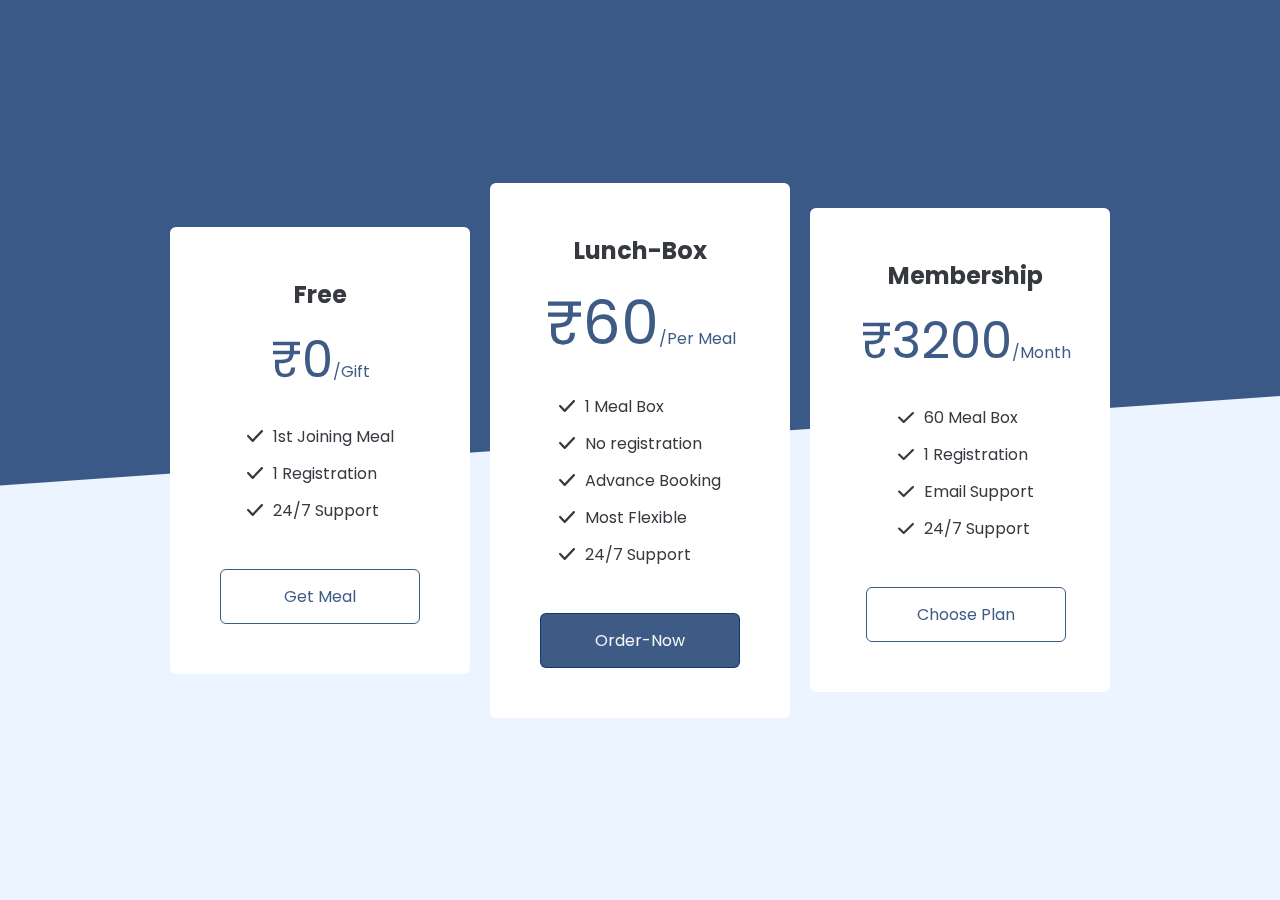
<file: card.html>
<!DOCTYPE html>
<html lang="en">
  <head>
    <meta charset="UTF-8" />
    <meta http-equiv="X-UA-Compatible" content="IE=edge" />
    <meta name="viewport" content="width=device-width, initial-scale=1.0" />
    <title>Card 2</title>
    <link rel="stylesheet" href="css/styles.css" />
    <link rel="preconnect" href="https://fonts.googleapis.com" />
    <link rel="preconnect" href="https://fonts.gstatic.com" crossorigin />
    <link
      href="https://fonts.googleapis.com/css2?family=Poppins:wght@300;400;500&display=swap"
      rel="stylesheet"
    />
  </head>
  <body>
    <div class="background"></div>
    <article class="card">
      <h2>Free</h2>
      <var><abbr>₹</abbr>0<small>/Gift</small></var>
      <ul>
        <li>
          <img src="assets/check.svg" />
          <p>1st Joining Meal</p>
        </li>
        <li>
          <img src="assets/check.svg" />
          <p>1 Registration</p>
        </li>
        <li>
          <img src="assets/check.svg" />
          <p>24/7 Support</p>
        </li>
      </ul>
      <button>Get Meal</button>
    </article>
    <article class="card primary">
      <h2>Lunch-Box</h2>
      <var><abbr>₹</abbr>60<small>/Per Meal</small></var>
      <ul>
        <li>
          <img src="assets/check.svg" />
          <p>1 Meal Box</p>
        </li>
        <li>
          <img src="assets/check.svg" />
          <p>No registration</p>
        </li>
        <li>
          <img src="assets/check.svg" />
          <p>Advance Booking</p>
        </li>
        <li>
          <img src="assets/check.svg" />
          <p>Most Flexible</p>
        </li>
        <li>
          <img src="assets/check.svg" />
          <p>24/7 Support</p>
        </li>
      </ul>
      <button class="primary">Order-Now</button>
    </article>
    <article class="card">
      <h2>Membership</h2>
      <var><abbr>₹</abbr>3200<small>/Month</small></var>
      <ul>
        <li>
          <img src="assets/check.svg" />
          <p>60 Meal Box</p>
        </li>
        <li>
          <img src="assets/check.svg" />
          <p>1 Registration</p>
        </li>
        <li>
          <img src="assets/check.svg" />
          <p>Email Support</p>
        </li>
        <li>
          <img src="assets/check.svg" />
          <p>24/7 Support</p>
        </li>
      </ul>
      <button>Choose Plan</button>
    </article>
  </body>
</html>
</file>
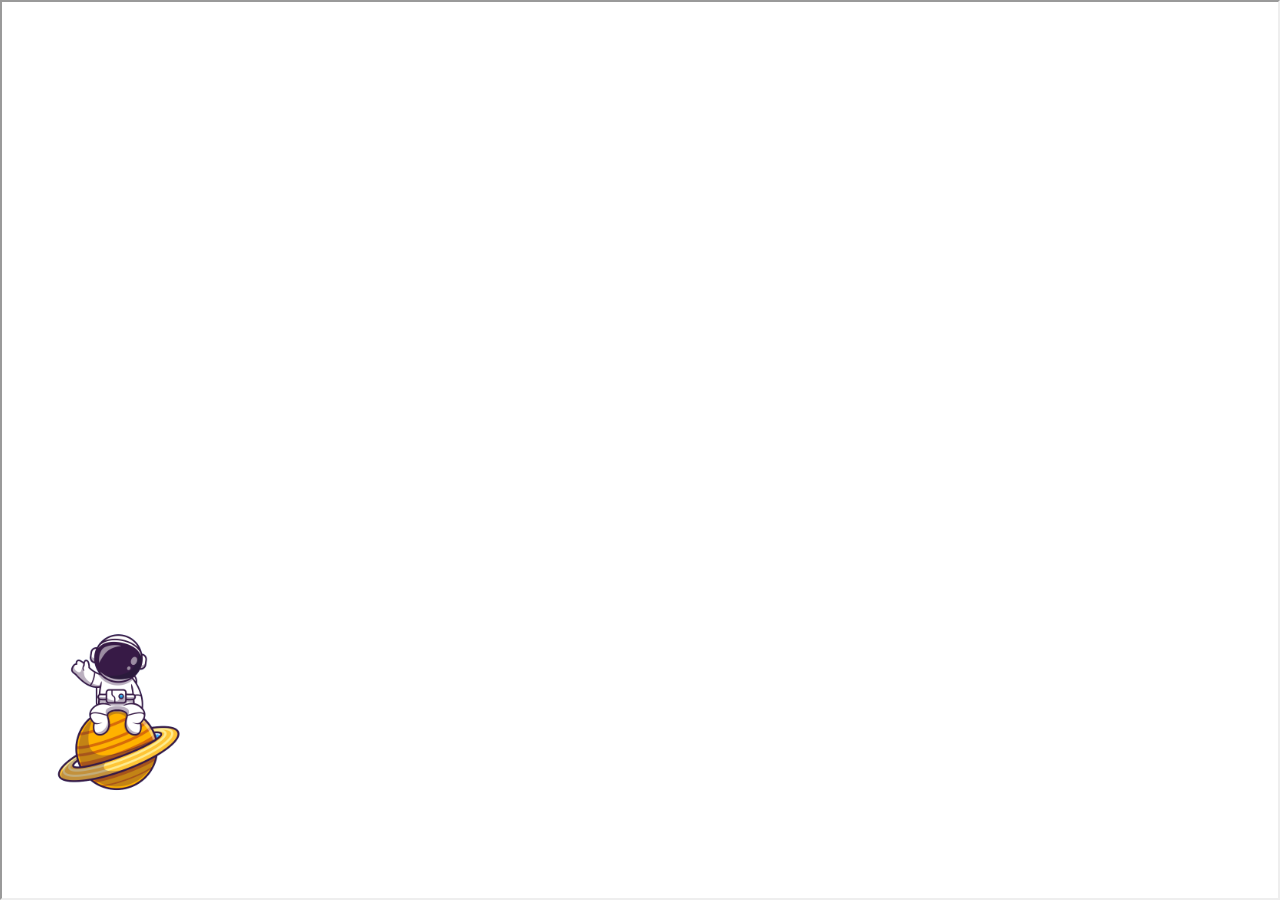
<file: customer.html>
<!DOCTYPE html>
<html lang="en">
<head>
    <meta charset="UTF-8">
    <meta name="viewport" content="width=device-width, initial-scale=1.0">
    <title>Customer-Map</title>
    <style>
   *{
    margin: 0;
    padding: 0;
    box-sizing: border-box;
   }
.map{
    width: 100vw;
    height: 100vh;
    /* border: 1px solid black;
    border-radius: 16px;
    box-shadow: 2px 2px 5px black;*/
    object-fit: fill;
    z-index: -1;
    position: absolute;
  
}
.img{
    position: absolute;
    z-index: 1;
    width: 15%;
    bottom: 10%;
    left: 1.5%;
  transition: 1s ease-in-out;
  animation: hithere 2s ease infinite;
}

@keyframes hithere {
  30% { transform: scale(1.2); }
  40%, 60% { transform: rotate(-20deg) scale(1.2); }
  50% { transform: rotate(20deg) scale(1.2); }
  70% { transform: rotate(0deg) scale(1.2); }
  100% { transform: scale(1); }
}
    


    </style>
</head>
<body>
    <iframe src="https://www.google.com/maps/d/u/0/embed?mid=1VItJzPqqFJB8kz5xkL4KV4Ccfq1hiME&ehbc=2E312F" class="map"></iframe>
    <img src="assets/astronaut-removebg-preview.png" class="img">
</body>
</html>
</file>
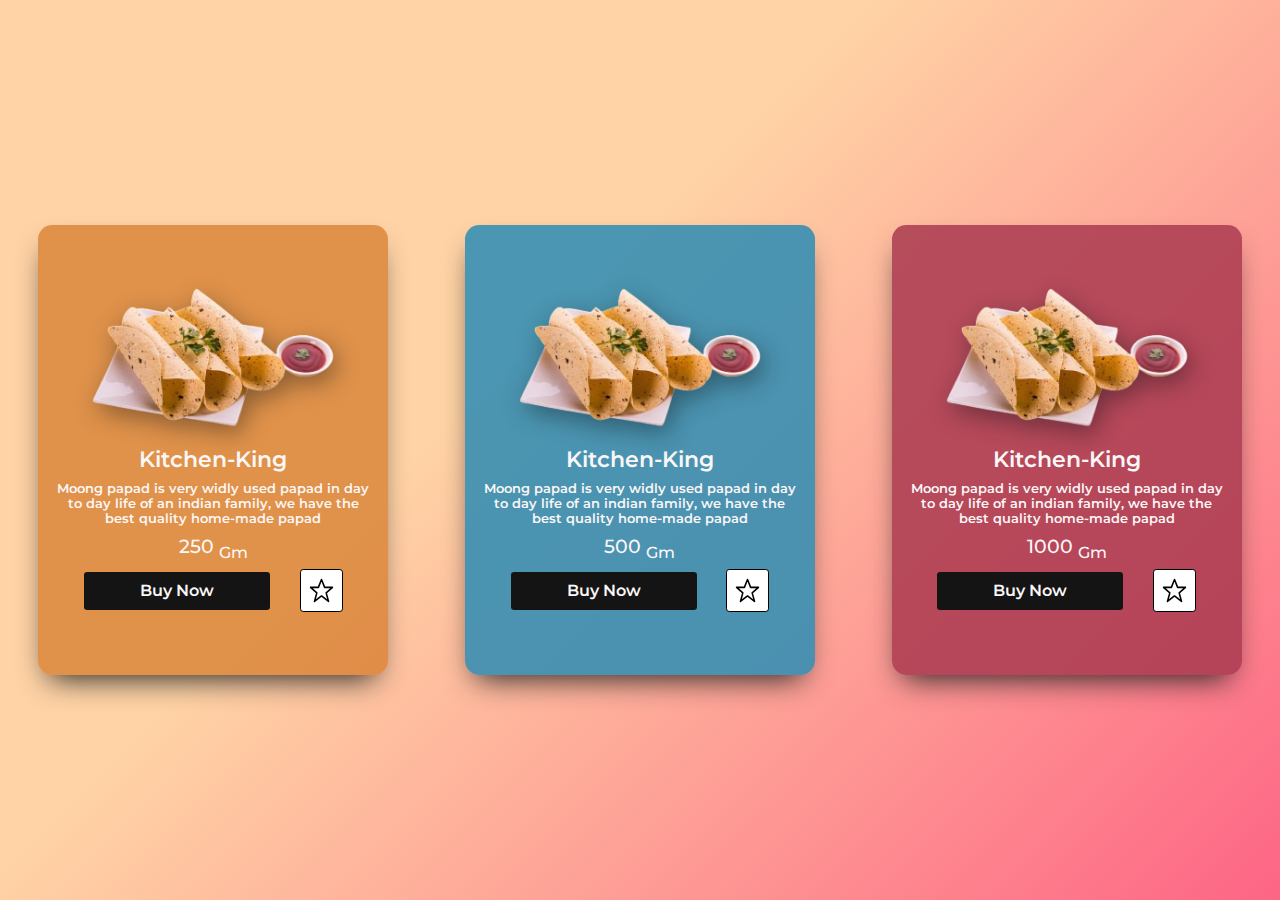
<file: papad.html>
<!DOCTYPE html>
<html lang="en">
<head>
    <meta charset="UTF-8">
    <meta name="viewport" content="width=device-width, initial-scale=1.0">
    <title>Papad</title>
    <link rel="stylesheet" href="css/papad.css">
</head>
<body>
  <main class="container">
    <section class="card">
      <div class="product-image">
        <img src="assets/Untitled-removebg-preview.png" alt="OFF-white Blue Edition" draggable="false" />
      </div>
      <div class="product-info">
        <h2>Kitchen-King</h2>
        <p>Moong papad is very widly used papad in day to day life of an indian family, we have the best quality home-made papad
        </p>
        <div class="price">250 <sub>Gm</sup> </div>
      </div>
      <div class="btn">
        <button class="buy-btn">Buy Now</button>
        <button class="fav">
          <svg class="svg" id="i-star" xmlns="http://www.w3.org/2000/svg" viewBox="0 0 32 32" stroke="#000" stroke-linecap="round" stroke-linejoin="round" stroke-width="2">
            <path d="M16 2 L20 12 30 12 22 19 25 30 16 23 7 30 10 19 2 12 12 12 Z" />
          </svg>
        </button>
      </div>
    </section>
    <section class="card card-blue">
      <div class="product-image">
        <img src="assets/Untitled-removebg-preview.png" alt="OFF-white Red Edition" draggable="false" />
      </div>
      <div class="product-info">
        <h2>Kitchen-King</h2>
        <p>Moong papad is very widly used papad in day to day life of an indian family, we have the best quality home-made papad
        </p>
        <div class="price">500 <sub>Gm</sup></div>
      </div>
      <div class="btn">
        <button class="buy-btn">Buy Now</button>
        <button class="fav">
          <svg class="svg" id="i-star" xmlns="http://www.w3.org/2000/svg" viewBox="0 0 32 32" stroke="#000" stroke-linecap="round" stroke-linejoin="round" stroke-width="2">
            <path d="M16 2 L20 12 30 12 22 19 25 30 16 23 7 30 10 19 2 12 12 12 Z" />
          </svg>
        </button>
      </div>
    </section>
    <section class="card card-pink">
      <div class="product-image">
        <img src="assets/Untitled-removebg-preview.png" alt="OFF-white Blue Edition" draggable="false" />
      </div>
      <div class="product-info">
        <h2>Kitchen-King</h2>
        <p>Moong papad is very widly used papad in day to day life of an indian family, we have the best quality home-made papad
        </p>
        <div class="price">1000 <sub>Gm</sup></div>
      </div>
      <div class="btn">
        <button class="buy-btn">Buy Now</button>
        <button class="fav">
          <svg class="svg" id="i-star" xmlns="http://www.w3.org/2000/svg" viewBox="0 0 32 32" stroke="#000" stroke-linecap="round" stroke-linejoin="round" stroke-width="2">
            <path d="M16 2 L20 12 30 12 22 19 25 30 16 23 7 30 10 19 2 12 12 12 Z" />
          </svg>
        </button>
      </div>
    </section>
   
  </main>
</body>
</html>
</file>
<file: css/styles.css>
* {
  box-sizing: border-box;
}

body {
  display: flex;
  align-items: center;
  justify-content: center;
  flex-direction: column;
  gap: 20px;
  padding: 60px 0;
  margin: 0;
  color: #36393f;
  background: #ecf4ff;
  background-size: 16px 16px;
  font-family: "Euclid Circular A", "Poppins";
}

.background {
  position: fixed;
  z-index: -1;
  top: -100px;
  left: -100px;
  right: -100px;
  height: 60vh;
  rotate: -4deg;
  background: #0a2f65c9;
}

.card {
  display: grid;
  place-items: center;
  gap: 10px;
  order: 2;
  width: 75%;
  margin: 0 auto;
  border-radius: 6px;
  padding: 50px;
  background: #ffffff;
  font-size: 125%;
}

.card.primary {
  order: 1;
}

.card.primary var {
  font-size: 60px;
}

@media (width >= 660px) {
  .card {
    width: 60vw;
  }
}

@media (width >= 960px) {
  body {
    padding: 0;
    flex-direction: row;
  }

  body,
  html {
    height: 100%;
  }

  .card {
    width: 300px;
    max-width: 300px;
    margin: 0;
    font-size: 100%;
  }

  .card.primary {
    order: 2;
  }
}

p,
h2 {
  margin: 0;
}

.card var {
  color: #0a2f65c9;
  font-weight: 400;
  font-size: 50px;
  font-style: normal;
  margin-bottom: 10px;
}

.card var small {
  font-size: 16px;
}

ul {
  list-style: none;
  padding: 0;
  margin: 0 0 30px;
}

ul li {
  display: flex;
  gap: 10px;
  align-items: center;
  padding: 6px 0;
}

ul li img {
  width: 16px;
}

.card button {
  display: grid;
  place-items: center;
  min-width: 200px;
  padding: 14px 0;
  border-radius: 6px;
  border: 1px solid #0a2f65c9;
  background: transparent;
  color: #0a2f65c9;
  font-size: inherit;
  font-family: inherit;
  cursor: pointer;
  transition: .2s ease-in-out;
}
.card button:hover{
  background: #0a2f65c9;
  color: #f7f7f7;
}

.card button.primary {
  background: #0a2f65c9;
  color: #f7f7f7;
  transition: .2s ease-in-out;
}

.card button.primary:hover {
  background: #0a2f65c9;
  color: #f7f7f7;
  transform: scale(.8);
}
</file>
<file: css/papad.css>
/*===== GOOGLE FONTS =====*/
@import url("https://fonts.googleapis.com/css2?family=Montserrat:wght@400;500;600;700&display=swap");

/*===== VARIABLES CSS =====*/
:root {
  --dark-color-lighten: #f2f5ff;
  --red-card: #cd6a129e;
  --blue-card: #368eb3e4;
  --pink-card:#aa3a50db;
  --btn: #141414;
  --btn-hover: #3a3a3a;
  --text: #fbf7f7;
}

/*===== RESET =====*/
*,
::before,
::after {
  margin: 0;
  padding: 0;
  box-sizing: border-box;
}

body {
  margin: 0;
  padding: 0;
  box-sizing: border-box;
  height: 100vh;
  width: 100vw;
  /* background-color: var(--dark-color-lighten); */
  
  background-image: linear-gradient( 135deg, #FFD3A5 40%, #FD6585 100%);


  font-family: "Montserrat", sans-serif;
}
button {
  font-family: "Montserrat", sans-serif;
  display: inline-block;
  border: none;
  outline: none;
  border-radius: 0.2rem;
  color: var(--text);
  cursor: pointer;
}

a {
  text-decoration: none;
}

img {
  width: 100%;
  height: 100%;
  user-select: none;
}

/*===== CARD =====*/
.container {
  height: 100%;
  width: 100vw;

  margin: auto;
  display: flex;
  align-items: center;
  justify-content: space-around;
  flex-wrap: wrap;
  row-gap: 45px;
}
.card {
  padding: 2rem 1rem;
  width: 350px;
  height: 450px;
  box-shadow: -1px 15px 30px -12px rgb(32, 32, 32);
  border-radius: 0.9rem;
  background-color: var(--red-card);
  color: var(--text);
  cursor: pointer;
}

.card-blue {
   background: var(--blue-card);
}
.card-pink {
  background: var(--pink-card);
}

.product-image {
  transform: scale(.8);
  transition: transform .6s ease-in-out;
  filter: drop-shadow(5px 10px 15px rgba(8, 9, 13, 0.4));
}
.product-info {
  margin-top: -25px;
  text-align: center;
  padding: 5px 0px;
}

.card:hover .product-image {
 transform: scale(.9);
  transform: translateY(-10px); 
}

.product-info h2 {
  font-size: 1.4rem;
  font-weight: 600;
  text-align: center;
}
.product-info p {
  margin: 8px 0px;
  font-size: 0.8rem;
  font-weight: 600;
  text-align: center;
}
.price {
  font-size: 1.2rem;
  font-weight: 500;
  text-align: center;
}
.btn {
  margin: 2px 0px;
  display: flex;
  justify-content: space-evenly;
  align-items: center;
}
.buy-btn {
  background-color: var(--btn);
  padding: 0.6rem 3.5rem;
  font-weight: 600;
  font-size: 1rem;
  transition: 300ms ease;
}
.buy-btn:hover {
  background-color: var(--btn-hover);
}
.fav {
  box-sizing: border-box;
  background: #fff;
  padding: 0.5rem 0.5rem;
  border: 1px solid#000;
  display: grid;
  place-items: center;
}

.svg {
  height: 25px;
  width: 25px;
  fill: #fff;
  transition: all 500ms ease;
}

.fav:hover .svg {
  fill: #000;
}

@media screen and (max-width: 800px) {
  body {
    height: 100%;
  }
  .container {
    padding: 2rem 0;
    width: 100vw;
    flex-direction: column;
    gap: 3rem;
  }
}
</file>
